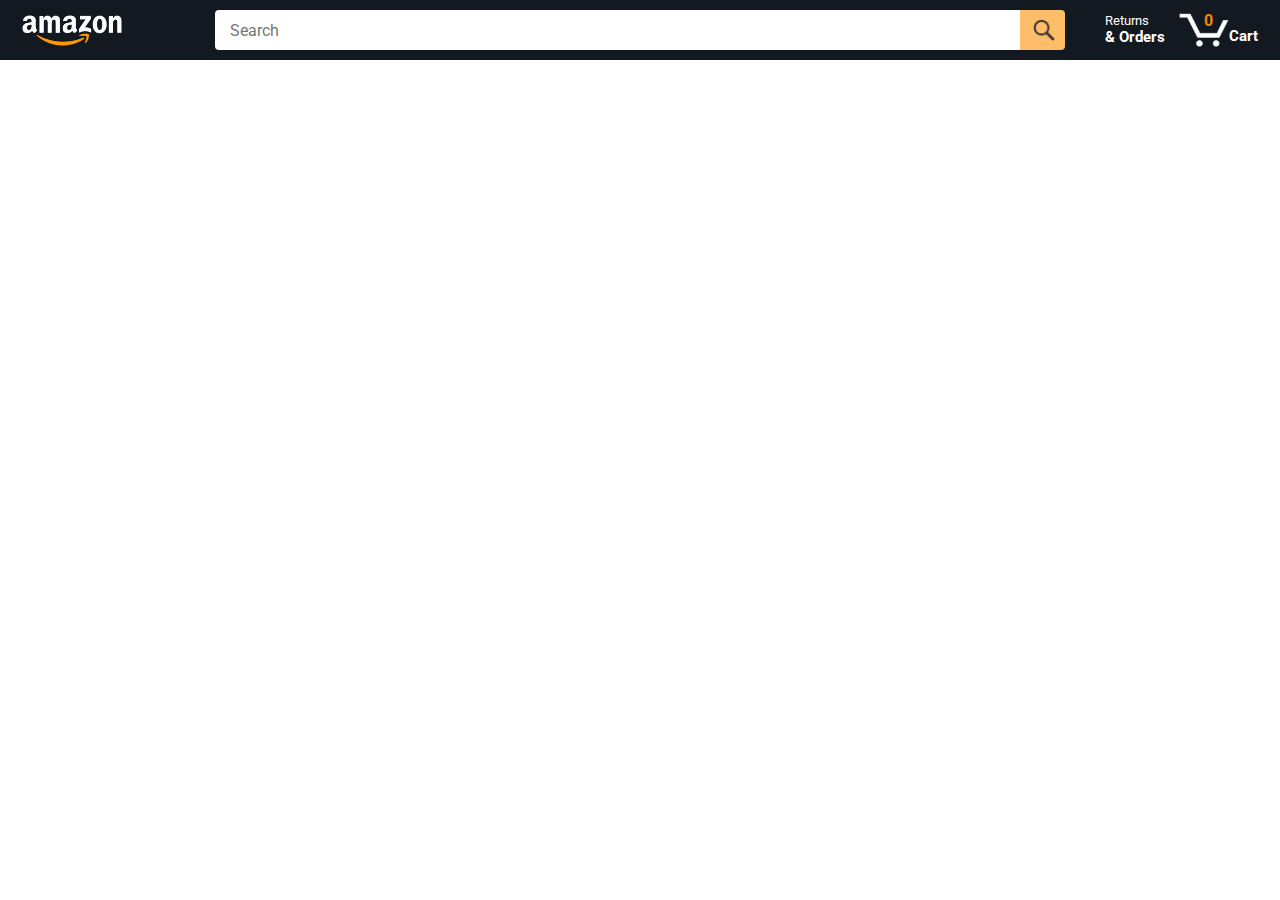
<file: index.html>
<!DOCTYPE html>
<html>
  <head>
    <title>Amazon Project</title>
    <link rel="icon" href="images/amazon-mobile-logo-white.png">

    <!-- This code is needed for responsive design to work.
      (Responsive design = make the website look good on
      smaller screen sizes like a phone or a tablet). -->
    <meta name="viewport" content="width=device-width, initial-scale=1">

    <!-- Load a font called Roboto from Google Fonts. -->
    <link rel="preconnect" href="https://fonts.googleapis.com">
    <link rel="preconnect" href="https://fonts.gstatic.com" crossorigin>
    <link href="https://fonts.googleapis.com/css2?family=Roboto:wght@400;500;700&display=swap" rel="stylesheet">

    <!-- Here are the CSS files for this page. -->
    <link rel="stylesheet" href="styles/shared/general.css">
    <link rel="stylesheet" href="styles/shared/amazon-header.css">
    <link rel="stylesheet" href="styles/pages/amazon.css">
  </head>
  <body>
    <div class="amazon-header">
      <div class="amazon-header-left-section">
        <a href="index.html" class="header-link">
          <img class="amazon-logo"
            src="images/amazon-logo-white.png">
          <img class="amazon-mobile-logo"
            src="images/amazon-mobile-logo-white.png">
        </a>
      </div>

      <div class="amazon-header-middle-section">
        <input id="search" class="search-bar" type="text" placeholder="Search">

        <button class="search-button">
          <img class="search-icon" src="images/icons/search-icon.png">
        </button>
      </div>

      <div class="amazon-header-right-section">
        <a class="orders-link header-link" href="orders.html">
          <span class="returns-text">Returns</span>
          <span class="orders-text">& Orders</span>
        </a>

        <a class="cart-link header-link" href="checkout.html">
          <img class="cart-icon" src="images/icons/cart-icon.png">
          <div class="cart-quantity">0</div>
          <div class="cart-text">Cart</div>
        </a>
      </div>
    </div>
    
    <div class="main">
      <div class="products-grid">

      </div>
    </div>
    
    <script type="module" src="scripts/amazon.js"></script>
  </body>
</html>
</file>
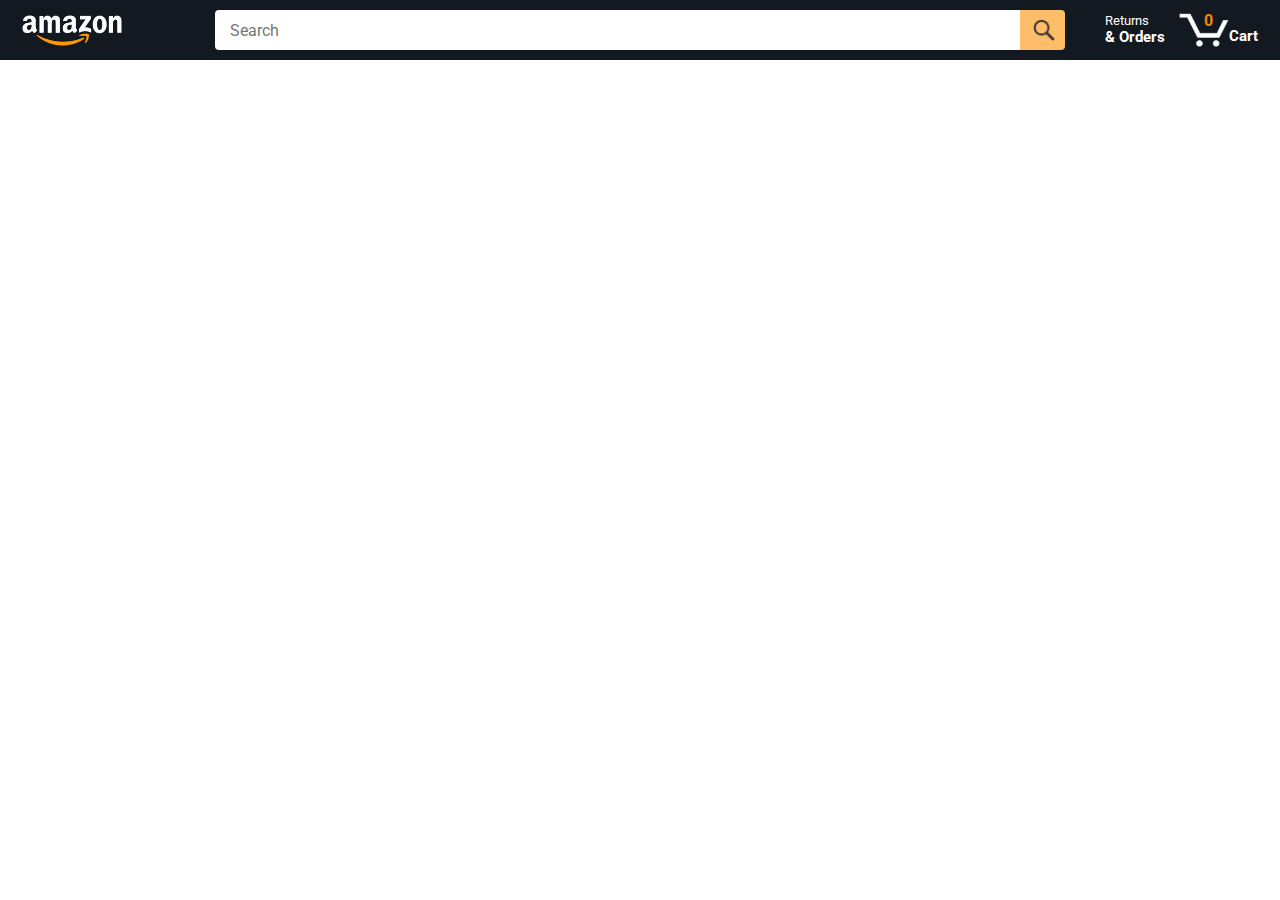
<file: amazon.html>
<!DOCTYPE html>
<html>
  <head>
    <title>Amazon Project</title>
    <link rel="icon" href="images/amazon-mobile-logo-white.png">

    <!-- This code is needed for responsive design to work.
      (Responsive design = make the website look good on
      smaller screen sizes like a phone or a tablet). -->
    <meta name="viewport" content="width=device-width, initial-scale=1">

    <!-- Load a font called Roboto from Google Fonts. -->
    <link rel="preconnect" href="https://fonts.googleapis.com">
    <link rel="preconnect" href="https://fonts.gstatic.com" crossorigin>
    <link href="https://fonts.googleapis.com/css2?family=Roboto:wght@400;500;700&display=swap" rel="stylesheet">

    <!-- Here are the CSS files for this page. -->
    <link rel="stylesheet" href="styles/shared/general.css">
    <link rel="stylesheet" href="styles/shared/amazon-header.css">
    <link rel="stylesheet" href="styles/pages/amazon.css">
  </head>
  <body>
    <div class="amazon-header">
      <div class="amazon-header-left-section">
        <a href="amazon.html" class="header-link">
          <img class="amazon-logo"
            src="images/amazon-logo-white.png">
          <img class="amazon-mobile-logo"
            src="images/amazon-mobile-logo-white.png">
        </a>
      </div>

      <div class="amazon-header-middle-section">
        <input class="search-bar" type="text" placeholder="Search">

        <button class="search-button">
          <img class="search-icon" src="images/icons/search-icon.png">
        </button>
      </div>

      <div class="amazon-header-right-section">
        <a class="orders-link header-link" href="orders.html">
          <span class="returns-text">Returns</span>
          <span class="orders-text">& Orders</span>
        </a>

        <a class="cart-link header-link" href="checkout.html">
          <img class="cart-icon" src="images/icons/cart-icon.png">
          <div class="cart-quantity">0</div>
          <div class="cart-text">Cart</div>
        </a>
      </div>
    </div>
    
    <div class="main">
      <div class="products-grid">

      </div>
    </div>
    
    <script type="module" src="scripts/amazon.js"></script>
  </body>
</html>
</file>
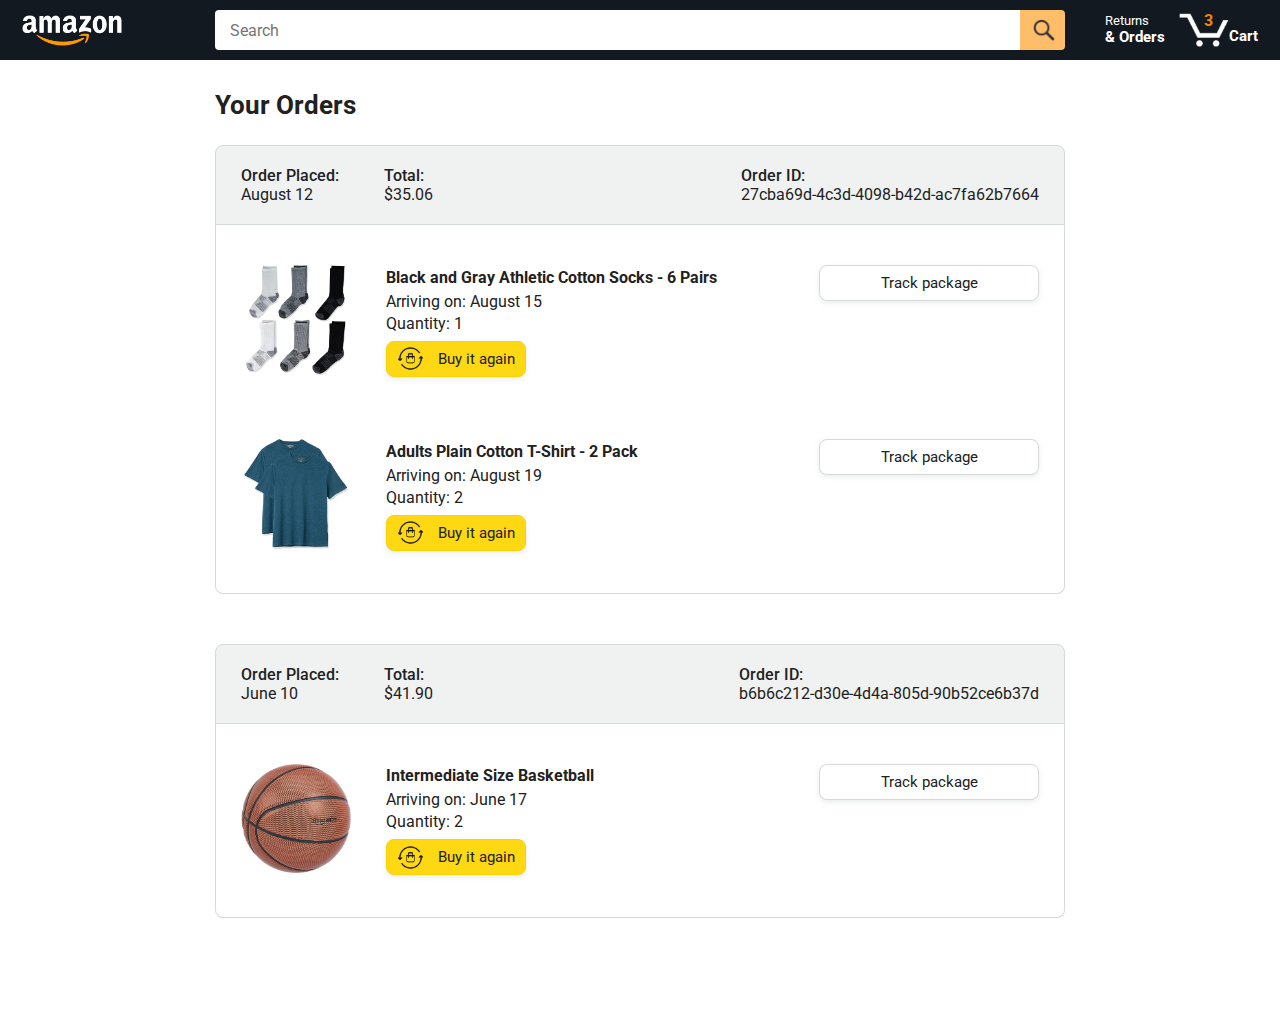
<file: orders.html>
<!DOCTYPE html>
<html>
  <head>
    <title>Orders</title>

    <link rel="icon" href="images/amazon-mobile-logo-white.png">
    
    <!-- This code is needed for responsive design to work.
      (Responsive design = make the website look good on
      smaller screen sizes like a phone or a tablet). -->
    <meta name="viewport" content="width=device-width, initial-scale=1">

    <!-- Load a font called Roboto from Google Fonts. -->
    <link rel="preconnect" href="https://fonts.googleapis.com">
    <link rel="preconnect" href="https://fonts.gstatic.com" crossorigin>
    <link href="https://fonts.googleapis.com/css2?family=Roboto:wght@400;500;700&display=swap" rel="stylesheet">

    <!-- Here are the CSS files for this page. -->
    <link rel="stylesheet" href="styles/shared/general.css">
    <link rel="stylesheet" href="styles/shared/amazon-header.css">
    <link rel="stylesheet" href="styles/pages/orders.css">
  </head>
  <body>
    <div class="amazon-header">
      <div class="amazon-header-left-section">
        <a href="index.html" class="header-link">
          <img class="amazon-logo"
            src="images/amazon-logo-white.png">
          <img class="amazon-mobile-logo"
            src="images/amazon-mobile-logo-white.png">
        </a>
      </div>

      <div class="amazon-header-middle-section">
        <input class="search-bar" type="text" placeholder="Search">

        <button class="search-button">
          <img class="search-icon" src="images/icons/search-icon.png">
        </button>
      </div>

      <div class="amazon-header-right-section">
        <a class="orders-link header-link" href="orders.html">
          <span class="returns-text">Returns</span>
          <span class="orders-text">& Orders</span>
        </a>

        <a class="cart-link header-link" href="checkout.html">
          <img class="cart-icon" src="images/icons/cart-icon.png">
          <div class="cart-quantity">3</div>
          <div class="cart-text">Cart</div>
        </a>
      </div>
    </div>

    <div class="main">
      <div class="page-title">Your Orders</div>

      <div class="orders-grid">
        <div class="order-container">
          
          <div class="order-header">
            <div class="order-header-left-section">
              <div class="order-date">
                <div class="order-header-label">Order Placed:</div>
                <div>August 12</div>
              </div>
              <div class="order-total">
                <div class="order-header-label">Total:</div>
                <div>$35.06</div>
              </div>
            </div>

            <div class="order-header-right-section">
              <div class="order-header-label">Order ID:</div>
              <div>27cba69d-4c3d-4098-b42d-ac7fa62b7664</div>
            </div>
          </div>

          <div class="order-details-grid">
            <div class="product-image-container">
              <img src="images/products/athletic-cotton-socks-6-pairs.jpg">
            </div>

            <div class="product-details">
              <div class="product-name">
                Black and Gray Athletic Cotton Socks - 6 Pairs
              </div>
              <div class="product-delivery-date">
                Arriving on: August 15
              </div>
              <div class="product-quantity">
                Quantity: 1
              </div>
              <button class="buy-again-button button-primary">
                <img class="buy-again-icon" src="images/icons/buy-again.png">
                <span class="buy-again-message">Buy it again</span>
              </button>
            </div>

            <div class="product-actions">
              <a href="tracking.html">
                <button class="track-package-button button-secondary">
                  Track package
                </button>
              </a>
            </div>

            <div class="product-image-container">
              <img src="images/products/adults-plain-cotton-tshirt-2-pack-teal.jpg">
            </div>

            <div class="product-details">
              <div class="product-name">
                Adults Plain Cotton T-Shirt - 2 Pack
              </div>
              <div class="product-delivery-date">
                Arriving on: August 19
              </div>
              <div class="product-quantity">
                Quantity: 2
              </div>
              <button class="buy-again-button button-primary">
                <img class="buy-again-icon" src="images/icons/buy-again.png">
                <span class="buy-again-message">Buy it again</span>
              </button>
            </div>

            <div class="product-actions">
              <a href="tracking.html">
                <button class="track-package-button button-secondary">
                  Track package
                </button>
              </a>
            </div>
          </div>
        </div>

        <div class="order-container">

          <div class="order-header">
            <div class="order-header-left-section">
              <div class="order-date">
                <div class="order-header-label">Order Placed:</div>
                <div>June 10</div>
              </div>
              <div class="order-total">
                <div class="order-header-label">Total:</div>
                <div>$41.90</div>
              </div>
            </div>

            <div class="order-header-right-section">
              <div class="order-header-label">Order ID:</div>
              <div>b6b6c212-d30e-4d4a-805d-90b52ce6b37d</div>
            </div>
          </div>

          <div class="order-details-grid">
            <div class="product-image-container">
              <img src="images/products/intermediate-composite-basketball.jpg">
            </div>

            <div class="product-details">
              <div class="product-name">
                Intermediate Size Basketball
              </div>
              <div class="product-delivery-date">
                Arriving on: June 17
              </div>
              <div class="product-quantity">
                Quantity: 2
              </div>
              <button class="buy-again-button button-primary">
                <img class="buy-again-icon" src="images/icons/buy-again.png">
                <span class="buy-again-message">Buy it again</span>
              </button>
            </div>

            <div class="product-actions">
              <a href="tracking.html">
                <button class="track-package-button button-secondary">
                  Track package
                </button>
              </a>
            </div>
          </div>
        </div>
      </div>
    </div>
  </body>
</html>
</file>
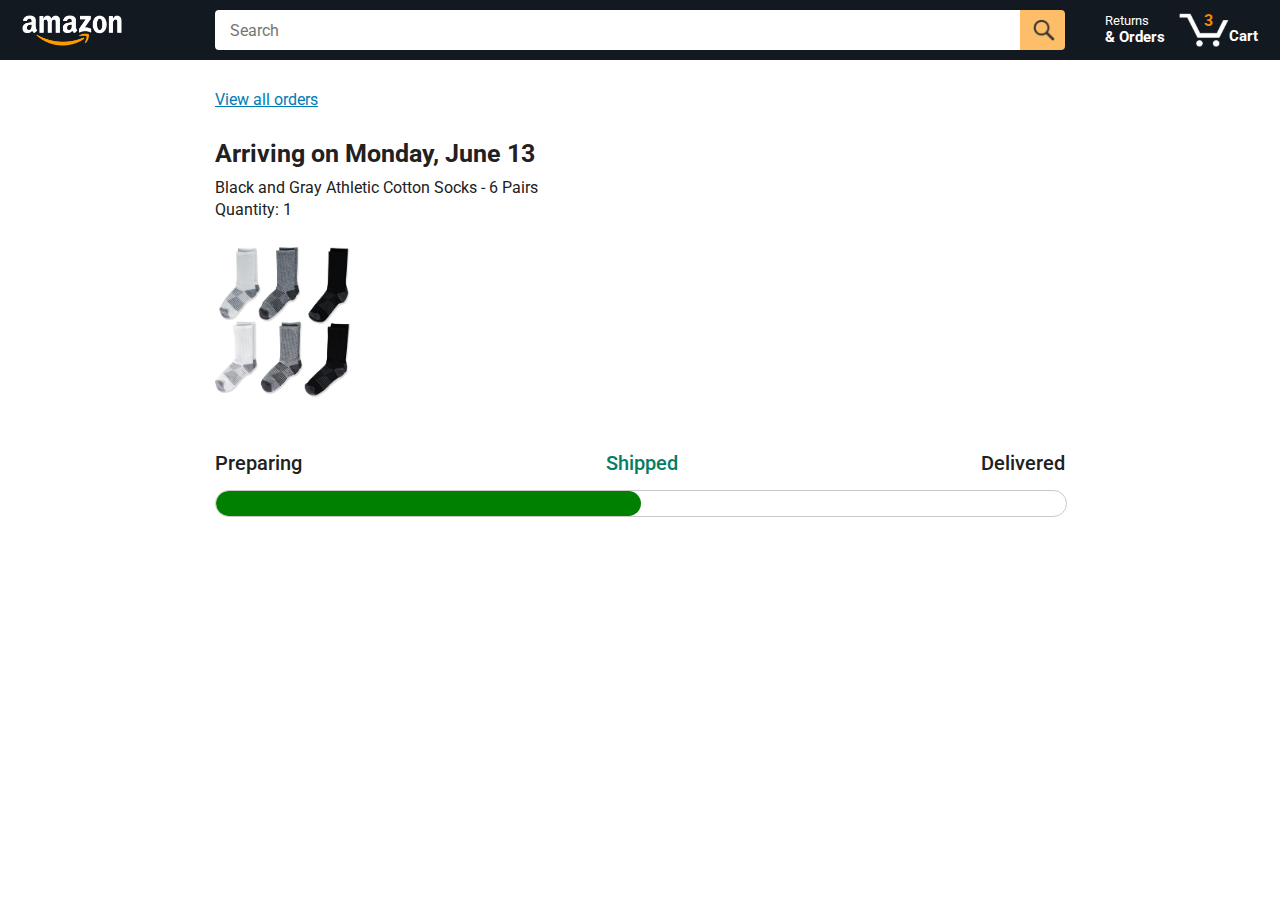
<file: tracking.html>
<!DOCTYPE html>
<html>
  <head>
    <title>Tracking</title>

    <link rel="icon" href="images/amazon-mobile-logo-white.png">

    <!-- This code is needed for responsive design to work.
      (Responsive design = make the website look good on
      smaller screen sizes like a phone or a tablet). -->
    <meta name="viewport" content="width=device-width, initial-scale=1">

    <!-- Load a font called Roboto from Google Fonts. -->
    <link rel="preconnect" href="https://fonts.googleapis.com">
    <link rel="preconnect" href="https://fonts.gstatic.com" crossorigin>
    <link href="https://fonts.googleapis.com/css2?family=Roboto:wght@400;500;700&display=swap" rel="stylesheet">

    <!-- Here are the CSS files for this page. -->
    <link rel="stylesheet" href="styles/shared/general.css">
    <link rel="stylesheet" href="styles/shared/amazon-header.css">
    <link rel="stylesheet" href="styles/pages/tracking.css">
  </head>
  <body>
    <div class="amazon-header">
      <div class="amazon-header-left-section">
        <a href="index.html" class="header-link">
          <img class="amazon-logo"
            src="images/amazon-logo-white.png">
          <img class="amazon-mobile-logo"
            src="images/amazon-mobile-logo-white.png">
        </a>
      </div>

      <div class="amazon-header-middle-section">
        <input class="search-bar" type="text" placeholder="Search">

        <button class="search-button">
          <img class="search-icon" src="images/icons/search-icon.png">
        </button>
      </div>

      <div class="amazon-header-right-section">
        <a class="orders-link header-link" href="orders.html">
          <span class="returns-text">Returns</span>
          <span class="orders-text">& Orders</span>
        </a>

        <a class="cart-link header-link" href="checkout.html">
          <img class="cart-icon" src="images/icons/cart-icon.png">
          <div class="cart-quantity">3</div>
          <div class="cart-text">Cart</div>
        </a>
      </div>
    </div>

    <div class="main">
      <div class="order-tracking">
        <a class="back-to-orders-link link-primary" href="orders.html">
          View all orders
        </a>

        <div class="delivery-date">
          Arriving on Monday, June 13
        </div>

        <div class="product-info">
          Black and Gray Athletic Cotton Socks - 6 Pairs
        </div>

        <div class="product-info">
          Quantity: 1
        </div>

        <img class="product-image" src="images/products/athletic-cotton-socks-6-pairs.jpg">

        <div class="progress-labels-container">
          <div class="progress-label">
            Preparing
          </div>
          <div class="progress-label current-status">
            Shipped
          </div>
          <div class="progress-label">
            Delivered
          </div>
        </div>

        <div class="progress-bar-container">
          <div class="progress-bar"></div>
        </div>
      </div>
    </div>

    <script>
      const url = new URL(window.location.href);
      console.log(url.searchParams.get('orderId'))
    </script>
  </body>
</html>
</file>
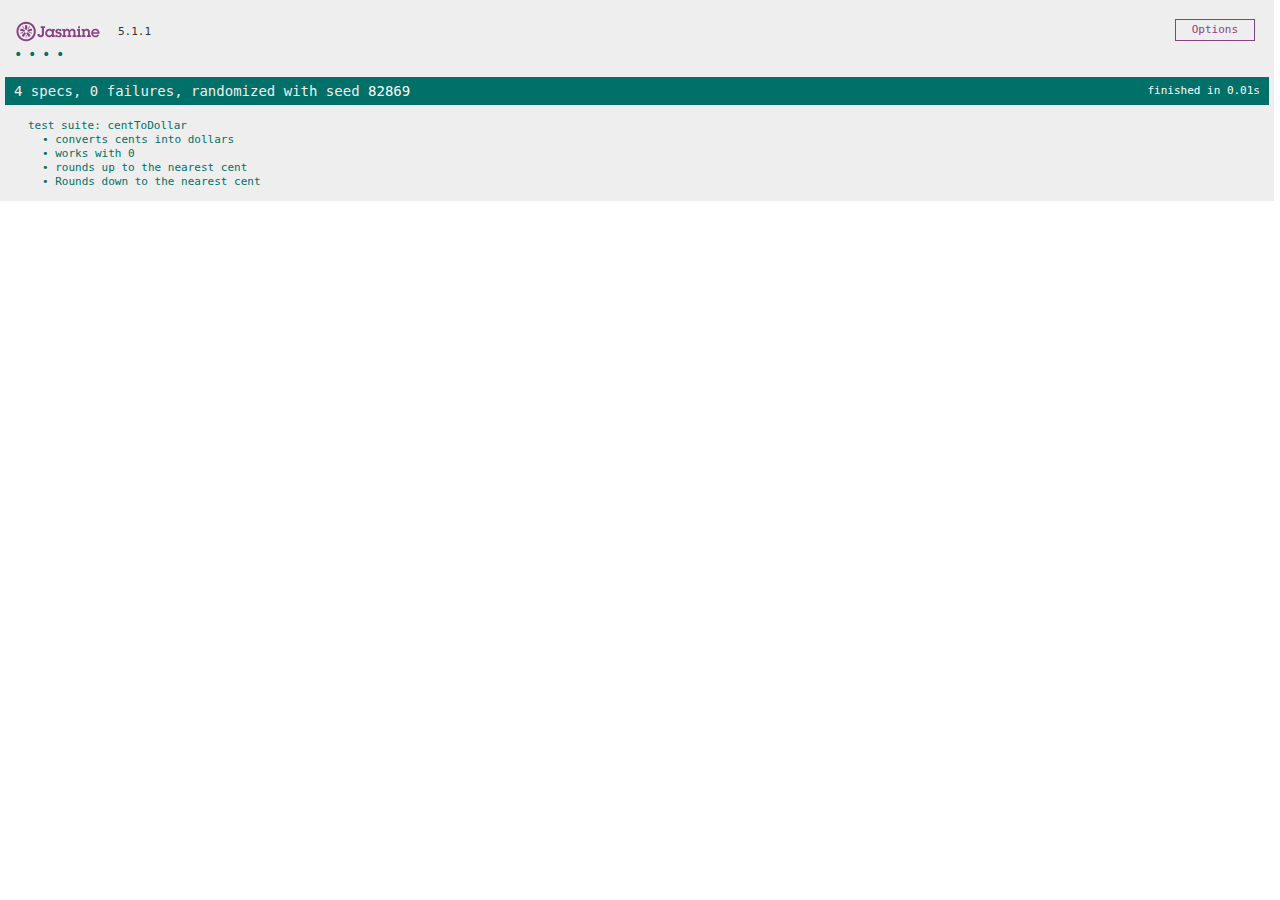
<file: tests/tests.html>
<!DOCTYPE html>
<html>
<head>
  <meta charset="utf-8">
  <title>Jasmine Spec Runner v5.1.1</title>

  <link rel="shortcut icon" type="image/png" href="lib/jasmine-5.1.1/jasmine_favicon.png">
  <link rel="stylesheet" href="lib/jasmine-5.1.1/jasmine.css">

  <script src="lib/jasmine-5.1.1/jasmine.js"></script>
  <script src="lib/jasmine-5.1.1/jasmine-html.js"></script>
  <script src="lib/jasmine-5.1.1/boot0.js"></script>
  <!-- optional: include a file here that configures the Jasmine env -->
  <script src="lib/jasmine-5.1.1/boot1.js"></script>

  <script type="module" src="utils/moneyTest.js"></script>
</head>

<body>
</body>
</html>
</file>
<file: styles/shared/general.css>
body {
  font-family: Roboto, Arial;
  color: rgb(33, 33, 33);
  /* The <body> element has a default margin of 8px
     on all sides. This removes the default margins. */
  margin: 0;
}

/* <p> elements have a default margin on the top
   and bottom. This removes the default margins. */
p {
  margin: 0;
}

button {
  cursor: pointer;
}

select {
  cursor: pointer;
}

input, select, button {
  font-family: Roboto, Arial;
}

.button-primary {
  color: rgb(33, 33, 33);
  background-color: rgb(255, 216, 20);
  border: 1px solid rgb(252, 210, 0);
  border-radius: 8px;
  cursor: pointer;
  box-shadow: 0 2px 5px rgba(213, 217, 217, 0.5);
}

.button-primary:hover {
  background-color: rgb(247, 202, 0);
  border: 1px solid rgb(242, 194, 0);
}

.button-primary:active {
  background: rgb(255, 216, 20);
  border-color: rgb(252, 210, 0);
  box-shadow: none;
}

.button-secondary {
  color: rgb(33, 33, 33);
  background: white;
  border: 1px solid rgb(213, 217, 217);
  border-radius: 8px;
  cursor: pointer;
  box-shadow: 0 2px 5px rgba(213, 217, 217, 0.5);
}

.button-secondary:hover {
  background-color: rgb(247, 250, 250);
}

.button-secondary:active {
  background-color: rgb(237, 253, 255);
  box-shadow: none;
}

/* These styles will limit text to 2 lines. Anything
   beyond 2 lines will be replaced with "..."
   You can find this code by using an A.I. tool or by
   searching in Google.
   https://css-tricks.com/almanac/properties/l/line-clamp/ */
.limit-text-to-2-lines {
  display: -webkit-box;
  -webkit-line-clamp: 2;
  -webkit-box-orient: vertical;
  overflow: hidden;
}

.link-primary {
  color: rgb(1, 124, 182);
  cursor: pointer;
}

.link-primary:hover {
  color: rgb(196, 80, 0);
}

/* Styles for dropdown selectors. */
select {
  color: rgb(33, 33, 33);
  background-color: rgb(240, 240, 240);
  border: 1px solid rgb(213, 217, 217);
  border-radius: 8px;
  padding: 3px 5px;
  font-size: 15px;
  cursor: pointer;
  box-shadow: 0 2px 5px rgba(213, 217, 217, 0.5);
}

select:focus,
input:focus {
  outline: 2px solid rgb(255, 153, 0);
}
</file>
<file: styles/shared/amazon-header.css>
.amazon-header {
  background-color: rgb(19, 25, 33);
  color: white;
  padding-left: 15px;
  padding-right: 15px;

  display: flex;
  align-items: center;
  justify-content: space-between;

  position: fixed;
  top: 0;
  left: 0;
  right: 0;
  height: 60px;
}

.amazon-header-left-section {
  width: 180px;
}

@media (max-width: 800px) {
  .amazon-header-left-section {
    width: unset;
  }
}

.header-link {
  display: inline-block;
  padding: 6px;
  border-radius: 2px;
  cursor: pointer;
  text-decoration: none;
  border: 1px solid rgba(0, 0, 0, 0);
}

.header-link:hover {
  border: 1px solid white;
}

.amazon-logo {
  width: 100px;
  margin-top: 5px;
}

.amazon-mobile-logo {
  display: none;
}

@media (max-width: 575px) {
  .amazon-logo {
    display: none;
  }

  .amazon-mobile-logo {
    display: block;
    height: 35px;
    margin-top: 5px;
  }
}

.amazon-header-middle-section {
  flex: 1;
  max-width: 850px;
  margin-left: 10px;
  margin-right: 10px;
  display: flex;
}

.search-bar {
  flex: 1;
  width: 0;
  font-size: 16px;
  height: 38px;
  padding-left: 15px;
  border: none;
  border-top-left-radius: 4px;
  border-bottom-left-radius: 4px;
  border-top-right-radius: 0;
  border-bottom-right-radius: 0;
}

.search-button {
  background-color: rgb(254, 189, 105);
  border: none;
  width: 45px;
  height: 40px;
  border-top-right-radius: 4px;
  border-bottom-right-radius: 4px;
  flex-shrink: 0;
}

.search-icon {
  height: 22px;
  margin-left: 2px;
  margin-top: 3px;
}

.amazon-header-right-section {
  width: 180px;
  flex-shrink: 0;
  display: flex;
  justify-content: end;
}

.orders-link {
  color: white;
}

.returns-text {
  display: block;
  font-size: 13px;
}

.orders-text {
  display: block;
  font-size: 15px;
  font-weight: 700;
}

.cart-link {
  color: white;
  display: flex;
  align-items: center;
  position: relative;
}

.cart-icon {
  width: 50px;
}

.cart-text {
  margin-top: 12px;
  font-size: 15px;
  font-weight: 700;
}

.cart-quantity {
  color: rgb(240, 136, 4);
  font-size: 16px;
  font-weight: 700;

  position: absolute;
  top: 4px;
  left: 22px;
  
  width: 26px;
  text-align: center;
}
</file>
<file: styles/pages/amazon.css>
.main {
  margin-top: 60px;
}

.products-grid {
  display: grid;

  /* - In CSS Grid, 1fr means a column will take up the
       remaining space in the grid.
     - If we write 1fr 1fr ... 1fr; 8 times, this will
       divide the grid into 8 columns, each taking up an
       equal amount of the space.
     - repeat(8, 1fr); is a shortcut for repeating "1fr"
       8 times (instead of typing out "1fr" 8 times).
       repeat(...) is a special property that works with
       display: grid; */
  grid-template-columns: repeat(8, 1fr);
}

/* @media is used to create responsive design (making the
   website look good on any screen size). This @media
   means when the screen width is 2000px or less, we
   will divide the grid into 7 columns instead of 8. */
@media (max-width: 2000px) {
  .products-grid {
    grid-template-columns: repeat(7, 1fr);
  }
}

/* This @media means when the screen width is 1600px or
   less, we will divide the grid into 6 columns. */
@media (max-width: 1600px) {
  .products-grid {
    grid-template-columns: repeat(6, 1fr);
  }
}

@media (max-width: 1300px) {
  .products-grid {
    grid-template-columns: repeat(5, 1fr);
  }
}

@media (max-width: 1000px) {
  .products-grid {
    grid-template-columns: repeat(4, 1fr);
  }
}

@media (max-width: 800px) {
  .products-grid {
    grid-template-columns: repeat(3, 1fr);
  }
}

@media (max-width: 575px) {
  .products-grid {
    grid-template-columns: repeat(2, 1fr);
  }
}

@media (max-width: 450px) {
  .products-grid {
    grid-template-columns: 1fr;
  }
}

.product-container {
  padding-top: 40px;
  padding-bottom: 25px;
  padding-left: 25px;
  padding-right: 25px;

  border-right: 1px solid rgb(231, 231, 231);
  border-bottom: 1px solid rgb(231, 231, 231);

  display: flex;
  flex-direction: column;
}

.product-image-container {
  display: flex;
  justify-content: center;
  align-items: center;

  height: 180px;
  margin-bottom: 20px;
}

.product-image {
  /* Images will overflow their container by default. To
    prevent this, we set max-width and max-height to 100%
    so they stay inside their container. */
  max-width: 100%;
  max-height: 100%;
}

.product-name {
  height: 40px;
  margin-bottom: 5px;
}

.product-rating-container {
  display: flex;
  align-items: center;
  margin-bottom: 10px;
}

.product-rating-stars {
  width: 100px;
  margin-right: 6px;
}

.product-rating-count {
  color: rgb(1, 124, 182);
  cursor: pointer;
  margin-top: 3px;
}

.product-price {
  font-weight: 700;
  margin-bottom: 10px;
}

.product-quantity-container {
  margin-bottom: 17px;
}

.product-spacer {
  flex: 1;
}

.added-to-cart {
  color: rgb(6, 125, 98);
  font-size: 16px;

  display: flex;
  align-items: center;
  margin-bottom: 8px;

  /* At first, the "Added to cart" message will
     be invisible. Use JavaScript to change the
     opacity and make it visible. */
  opacity: 0;
}

.added-to-cart-active{
  opacity: 1;
}

.added-to-cart img {
  height: 20px;
  margin-right: 5px;
}

.add-to-cart-button {
  width: 100%;
  padding: 8px;
  border-radius: 50px;
}
</file>
<file: styles/pages/orders.css>
.main {
  max-width: 850px;
  margin-top: 90px;
  margin-bottom: 100px;
  padding-left: 20px;
  padding-right: 20px;

  /* margin-left: auto;
     margin-right auto;
     Is a trick for centering an element horizontally
     without needing a container. */
  margin-left: auto;
  margin-right: auto;
}

.page-title {
  font-weight: 700;
  font-size: 26px;
  margin-bottom: 25px;
}

.orders-grid {
  display: grid;
  grid-template-columns: 1fr;
  row-gap: 50px;
}

.order-header {
  background-color: rgb(240, 242, 242);
  border: 1px solid rgb(213, 217, 217);

  display: flex;
  align-items: center;
  justify-content: space-between;

  padding: 20px 25px;
  border-top-left-radius: 8px;
  border-top-right-radius: 8px;
}

.order-header-left-section {
  display: flex;
  flex-shrink: 0;
}

.order-header-label {
  font-weight: 500;
}

.order-date,
.order-total {
  margin-right: 45px;
}

.order-header-right-section {
  flex-shrink: 1;
}

@media (max-width: 575px) {
  .order-header {
    flex-direction: column;
    align-items: start;
    line-height: 23px;
    padding: 15px;
  }

  .order-header-left-section {
    flex-direction: column;
  }

  .order-header-label {
    margin-right: 5px;
  }

  .order-date,
  .order-total {
    display: grid;
    grid-template-columns: auto 1fr;
    margin-right: 0;
  }

  .order-header-right-section {
    display: grid;
    grid-template-columns: auto 1fr;
  }
}

.order-details-grid {
  padding: 40px 25px;
  border: 1px solid rgb(213, 217, 217);
  border-top: none;
  border-bottom-left-radius: 8px;
  border-bottom-right-radius: 8px;

  display: grid;
  grid-template-columns: 110px 1fr 220px;
  column-gap: 35px;
  row-gap: 60px;
  align-items: center;
}

@media (max-width: 800px) {
  .order-details-grid {
    grid-template-columns: 110px 1fr;
    row-gap: 0;
    padding-bottom: 8px;
  }
}

@media (max-width: 450px) {
  .order-details-grid {
    grid-template-columns: 1fr;
  }
}

.product-image-container {
  text-align: center;
}

.product-image-container img {
  max-width: 110px;
  max-height: 110px;
}

.product-name {
  font-weight: 700;
  margin-bottom: 5px;
}

.product-delivery-date {
  margin-bottom: 3px;
}

.product-quantity {
  margin-bottom: 8px;
}

.buy-again-button {
  font-size: 15px;
  width: 140px;
  height: 36px;
  border-radius: 8px;

  display: flex;
  align-items: center;
  justify-content: center;
}

.buy-again-icon {
  width: 25px;
  margin-right: 15px;
}

.product-actions {
  align-self: start;
}

.track-package-button {
  width: 100%;
  font-size: 15px;
  padding: 8px;
}

@media (max-width: 800px) {
  .buy-again-button {
    margin-bottom: 10px;
  }

  .product-actions {
    /* grid-column: 2 means this element will be placed
       in column 2 in the grid. (Normally, the column that
       an element is placed in is determined by the order
       of the elements in the HTML. grid-column overrides
       this default ordering). */
    grid-column: 2;
    margin-bottom: 30px;
  }

  .track-package-button {
    width: 140px;
  }
}

@media (max-width: 450px) {
  .product-image-container {
    text-align: center;
    margin-bottom: 25px;
  }

  .product-image-container img {
    max-width: 150px;
    max-height: 150px;
  }

  .product-name {
    margin-bottom: 10px;
  }

  .product-quantity {
    margin-bottom: 15px;
  }

  .buy-again-button {
    width: 100%;
    margin-bottom: 15px;
  }

  .product-actions {
    /* grid-column: auto; undos grid-column: 2; from above.
       This element will now be placed in its normal column
       in the grid. */
    grid-column: auto;
    margin-bottom: 70px;
  }

  .track-package-button {
    width: 100%;
    padding: 12px;
  }
}
</file>
<file: styles/pages/tracking.css>
.main {
  max-width: 850px;
  margin-top: 90px;
  margin-bottom: 100px;
  padding-left: 30px;
  padding-right: 30px;

  /* margin-left: auto;
     margin-right auto;
     Is a trick for centering an element horizontally
     without needing a container. */
  margin-left: auto;
  margin-right: auto;
}

.back-to-orders-link {
  display: inline-block;
  margin-bottom: 30px;
}

.delivery-date {
  font-size: 25px;
  font-weight: 700;
  margin-bottom: 10px;
}

.product-info {
  margin-bottom: 3px;
}

.product-image {
  max-width: 150px;
  max-height: 150px;
  margin-top: 25px;
  margin-bottom: 50px;
}

.progress-labels-container {
  display: flex;
  justify-content: space-between;
  font-size: 20px;
  font-weight: 500;
  margin-bottom: 15px;
}

.current-status {
  color: rgb(6, 125, 98);
}

@media (max-width: 575px) {
  .progress-labels-container {
    font-size: 16px;
  }
}

@media (max-width: 450px) {
  .progress-labels-container {
    flex-direction: column;
    margin-bottom: 5px;
  }

  .progress-label {
    margin-bottom: 3px;
  }
}

.progress-bar-container {
  height: 25px;
  width: 100%;

  border: 1px solid rgb(200, 200, 200);
  border-radius: 50px;
  overflow: hidden;
}

.progress-bar {
  height: 100%;
  background-color: green;
  border-radius: 50px;
  width: 50%;
}
</file>
<file: tests/lib/jasmine-5.1.1/jasmine.css>
@charset "UTF-8";
body {
  overflow-y: scroll;
}

.jasmine_html-reporter {
  width: 100%;
  background-color: #eee;
  padding: 5px;
  margin: -8px;
  font-size: 11px;
  font-family: Monaco, "Lucida Console", monospace;
  line-height: 14px;
  color: #333;
}
.jasmine_html-reporter a {
  text-decoration: none;
}
.jasmine_html-reporter a:hover {
  text-decoration: underline;
}
.jasmine_html-reporter p, .jasmine_html-reporter h1, .jasmine_html-reporter h2, .jasmine_html-reporter h3, .jasmine_html-reporter h4, .jasmine_html-reporter h5, .jasmine_html-reporter h6 {
  margin: 0;
  line-height: 14px;
}
.jasmine_html-reporter .jasmine-banner,
.jasmine_html-reporter .jasmine-symbol-summary,
.jasmine_html-reporter .jasmine-summary,
.jasmine_html-reporter .jasmine-result-message,
.jasmine_html-reporter .jasmine-spec .jasmine-description,
.jasmine_html-reporter .jasmine-spec-detail .jasmine-description,
.jasmine_html-reporter .jasmine-alert .jasmine-bar,
.jasmine_html-reporter .jasmine-stack-trace {
  padding-left: 9px;
  padding-right: 9px;
}
.jasmine_html-reporter .jasmine-banner {
  position: relative;
}
.jasmine_html-reporter .jasmine-banner .jasmine-title {
  background: url("[data-uri]") no-repeat;
  background: url("[data-uri]") no-repeat, none;
  background-size: 100%;
  display: block;
  float: left;
  width: 90px;
  height: 25px;
}
.jasmine_html-reporter .jasmine-banner .jasmine-version {
  margin-left: 14px;
  position: relative;
  top: 6px;
}
.jasmine_html-reporter #jasmine_content {
  position: fixed;
  right: 100%;
}
.jasmine_html-reporter .jasmine-banner {
  margin-top: 14px;
}
.jasmine_html-reporter .jasmine-duration {
  color: #fff;
  float: right;
  line-height: 28px;
  padding-right: 9px;
}
.jasmine_html-reporter .jasmine-symbol-summary {
  overflow: hidden;
  margin: 14px 0;
}
.jasmine_html-reporter .jasmine-symbol-summary li {
  display: inline-block;
  height: 10px;
  width: 14px;
  font-size: 16px;
}
.jasmine_html-reporter .jasmine-symbol-summary li.jasmine-passed {
  font-size: 14px;
}
.jasmine_html-reporter .jasmine-symbol-summary li.jasmine-passed:before {
  color: #007069;
  content: "•";
}
.jasmine_html-reporter .jasmine-symbol-summary li.jasmine-failed {
  line-height: 9px;
}
.jasmine_html-reporter .jasmine-symbol-summary li.jasmine-failed:before {
  color: #ca3a11;
  content: "×";
  font-weight: bold;
  margin-left: -1px;
}
.jasmine_html-reporter .jasmine-symbol-summary li.jasmine-excluded {
  font-size: 14px;
}
.jasmine_html-reporter .jasmine-symbol-summary li.jasmine-excluded:before {
  color: #bababa;
  content: "•";
}
.jasmine_html-reporter .jasmine-symbol-summary li.jasmine-excluded-no-display {
  font-size: 14px;
  display: none;
}
.jasmine_html-reporter .jasmine-symbol-summary li.jasmine-pending {
  line-height: 17px;
}
.jasmine_html-reporter .jasmine-symbol-summary li.jasmine-pending:before {
  color: #ba9d37;
  content: "*";
}
.jasmine_html-reporter .jasmine-symbol-summary li.jasmine-empty {
  font-size: 14px;
}
.jasmine_html-reporter .jasmine-symbol-summary li.jasmine-empty:before {
  color: #ba9d37;
  content: "•";
}
.jasmine_html-reporter .jasmine-run-options {
  float: right;
  margin-right: 5px;
  border: 1px solid #8a4182;
  color: #8a4182;
  position: relative;
  line-height: 20px;
}
.jasmine_html-reporter .jasmine-run-options .jasmine-trigger {
  cursor: pointer;
  padding: 8px 16px;
}
.jasmine_html-reporter .jasmine-run-options .jasmine-payload {
  position: absolute;
  display: none;
  right: -1px;
  border: 1px solid #8a4182;
  background-color: #eee;
  white-space: nowrap;
  padding: 4px 8px;
}
.jasmine_html-reporter .jasmine-run-options .jasmine-payload.jasmine-open {
  display: block;
}
.jasmine_html-reporter .jasmine-bar {
  line-height: 28px;
  font-size: 14px;
  display: block;
  color: #eee;
}
.jasmine_html-reporter .jasmine-bar.jasmine-failed, .jasmine_html-reporter .jasmine-bar.jasmine-errored {
  background-color: #ca3a11;
  border-bottom: 1px solid #eee;
}
.jasmine_html-reporter .jasmine-bar.jasmine-passed {
  background-color: #007069;
}
.jasmine_html-reporter .jasmine-bar.jasmine-incomplete {
  background-color: #bababa;
}
.jasmine_html-reporter .jasmine-bar.jasmine-skipped {
  background-color: #bababa;
}
.jasmine_html-reporter .jasmine-bar.jasmine-warning {
  margin-top: 14px;
  margin-bottom: 14px;
  background-color: #ba9d37;
  color: #333;
}
.jasmine_html-reporter .jasmine-bar.jasmine-menu {
  background-color: #fff;
  color: #000;
}
.jasmine_html-reporter .jasmine-bar.jasmine-menu a {
  color: blue;
  text-decoration: underline;
}
.jasmine_html-reporter .jasmine-bar a {
  color: white;
}
.jasmine_html-reporter.jasmine-spec-list .jasmine-bar.jasmine-menu.jasmine-failure-list,
.jasmine_html-reporter.jasmine-spec-list .jasmine-results .jasmine-failures {
  display: none;
}
.jasmine_html-reporter.jasmine-failure-list .jasmine-bar.jasmine-menu.jasmine-spec-list,
.jasmine_html-reporter.jasmine-failure-list .jasmine-summary {
  display: none;
}
.jasmine_html-reporter .jasmine-results {
  margin-top: 14px;
}
.jasmine_html-reporter .jasmine-summary {
  margin-top: 14px;
}
.jasmine_html-reporter .jasmine-summary ul {
  list-style-type: none;
  margin-left: 14px;
  padding-top: 0;
  padding-left: 0;
}
.jasmine_html-reporter .jasmine-summary ul.jasmine-suite {
  margin-top: 7px;
  margin-bottom: 7px;
}
.jasmine_html-reporter .jasmine-summary li.jasmine-passed a {
  color: #007069;
}
.jasmine_html-reporter .jasmine-summary li.jasmine-failed a {
  color: #ca3a11;
}
.jasmine_html-reporter .jasmine-summary li.jasmine-empty a {
  color: #ba9d37;
}
.jasmine_html-reporter .jasmine-summary li.jasmine-pending a {
  color: #ba9d37;
}
.jasmine_html-reporter .jasmine-summary li.jasmine-excluded a {
  color: #bababa;
}
.jasmine_html-reporter .jasmine-specs li.jasmine-passed a:before {
  content: "• ";
}
.jasmine_html-reporter .jasmine-specs li.jasmine-failed a:before {
  content: "× ";
}
.jasmine_html-reporter .jasmine-specs li.jasmine-empty a:before {
  content: "* ";
}
.jasmine_html-reporter .jasmine-specs li.jasmine-pending a:before {
  content: "• ";
}
.jasmine_html-reporter .jasmine-specs li.jasmine-excluded a:before {
  content: "• ";
}
.jasmine_html-reporter .jasmine-description + .jasmine-suite {
  margin-top: 0;
}
.jasmine_html-reporter .jasmine-suite {
  margin-top: 14px;
}
.jasmine_html-reporter .jasmine-suite a {
  color: #333;
}
.jasmine_html-reporter .jasmine-failures .jasmine-spec-detail {
  margin-bottom: 28px;
}
.jasmine_html-reporter .jasmine-failures .jasmine-spec-detail .jasmine-description {
  background-color: #ca3a11;
  color: white;
}
.jasmine_html-reporter .jasmine-failures .jasmine-spec-detail .jasmine-description a {
  color: white;
}
.jasmine_html-reporter .jasmine-result-message {
  padding-top: 14px;
  color: #333;
  white-space: pre-wrap;
}
.jasmine_html-reporter .jasmine-result-message span.jasmine-result {
  display: block;
}
.jasmine_html-reporter .jasmine-stack-trace {
  margin: 5px 0 0 0;
  max-height: 224px;
  overflow: auto;
  line-height: 18px;
  color: #666;
  border: 1px solid #ddd;
  background: white;
  white-space: pre;
}
.jasmine_html-reporter .jasmine-expander a {
  display: block;
  margin-left: 14px;
  color: blue;
  text-decoration: underline;
}
.jasmine_html-reporter .jasmine-expander-contents {
  display: none;
}
.jasmine_html-reporter .jasmine-expanded {
  padding-bottom: 10px;
}
.jasmine_html-reporter .jasmine-expanded .jasmine-expander-contents {
  display: block;
  margin-left: 14px;
  padding: 5px;
}
.jasmine_html-reporter .jasmine-debug-log {
  margin: 5px 0 0 0;
  padding: 5px;
  color: #666;
  border: 1px solid #ddd;
  background: white;
}
.jasmine_html-reporter .jasmine-debug-log table {
  border-spacing: 0;
}
.jasmine_html-reporter .jasmine-debug-log table, .jasmine_html-reporter .jasmine-debug-log th, .jasmine_html-reporter .jasmine-debug-log td {
  border: 1px solid #ddd;
}
</file>
